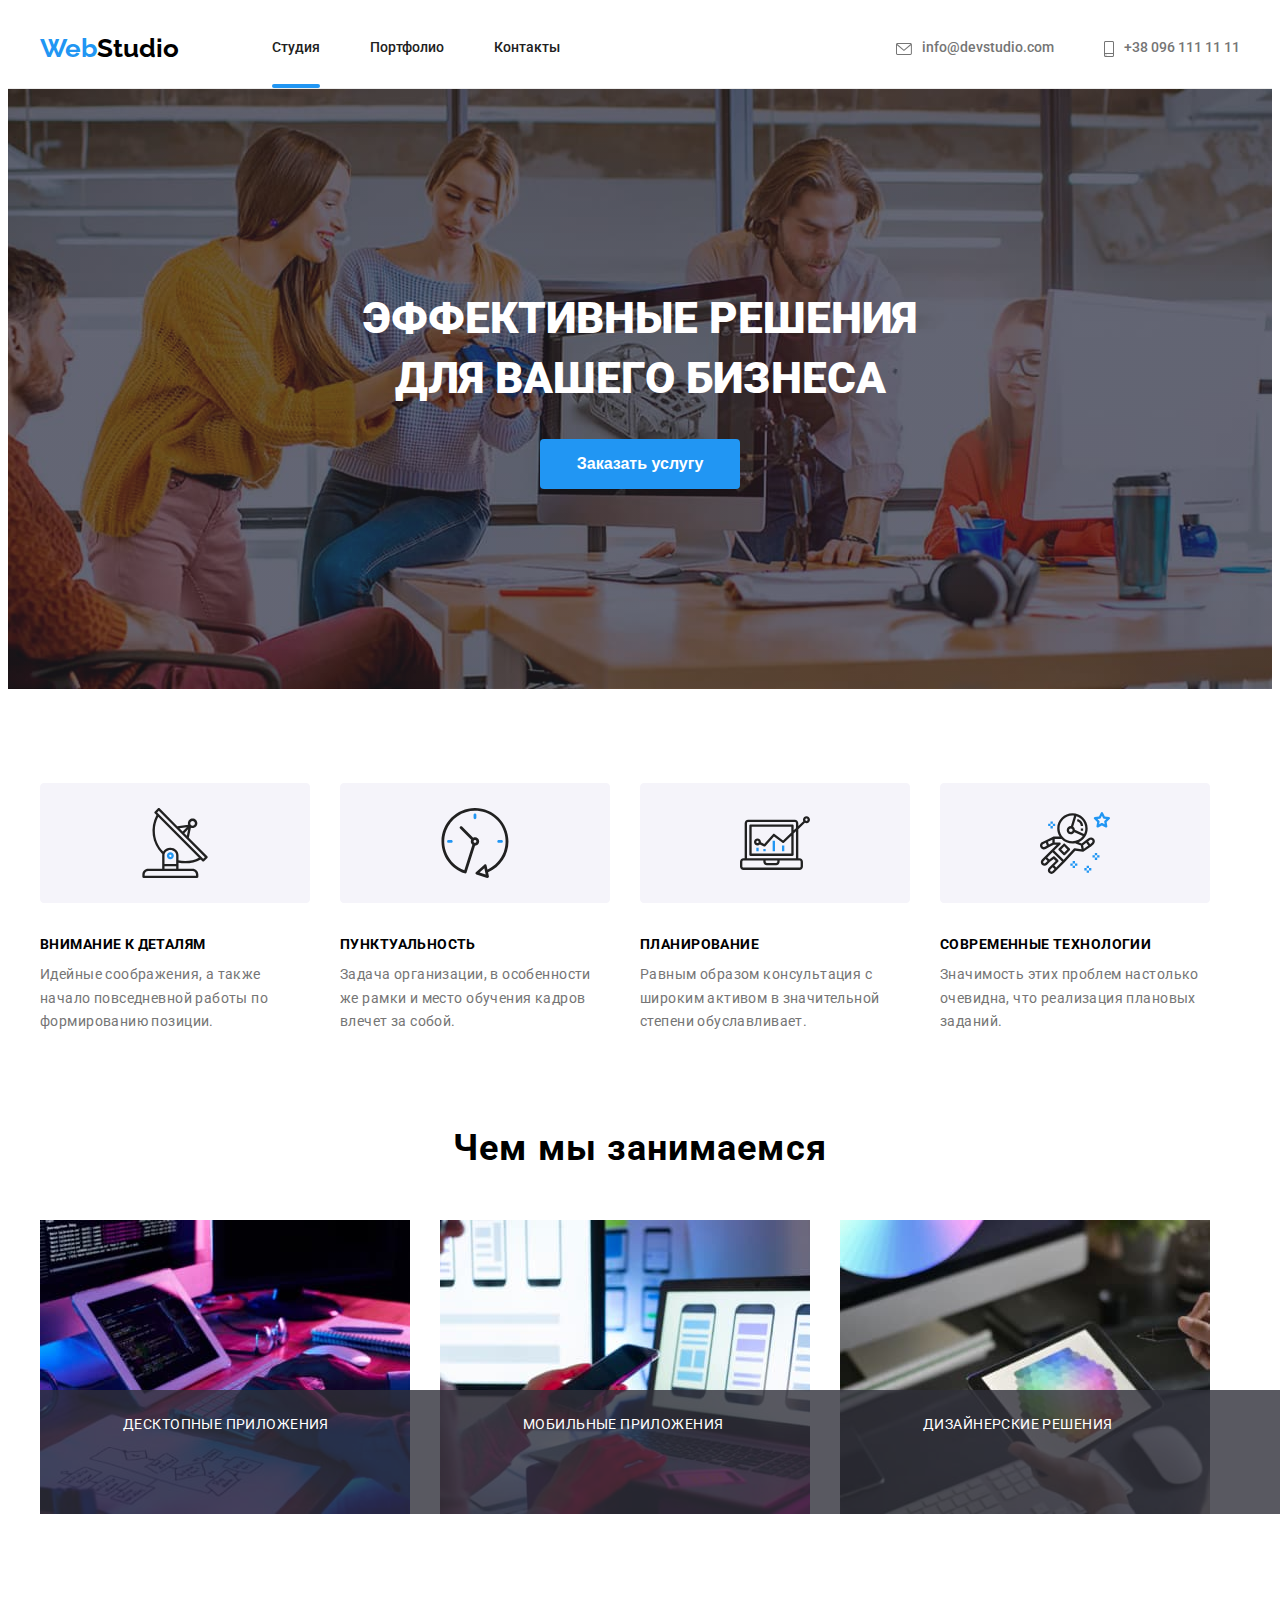
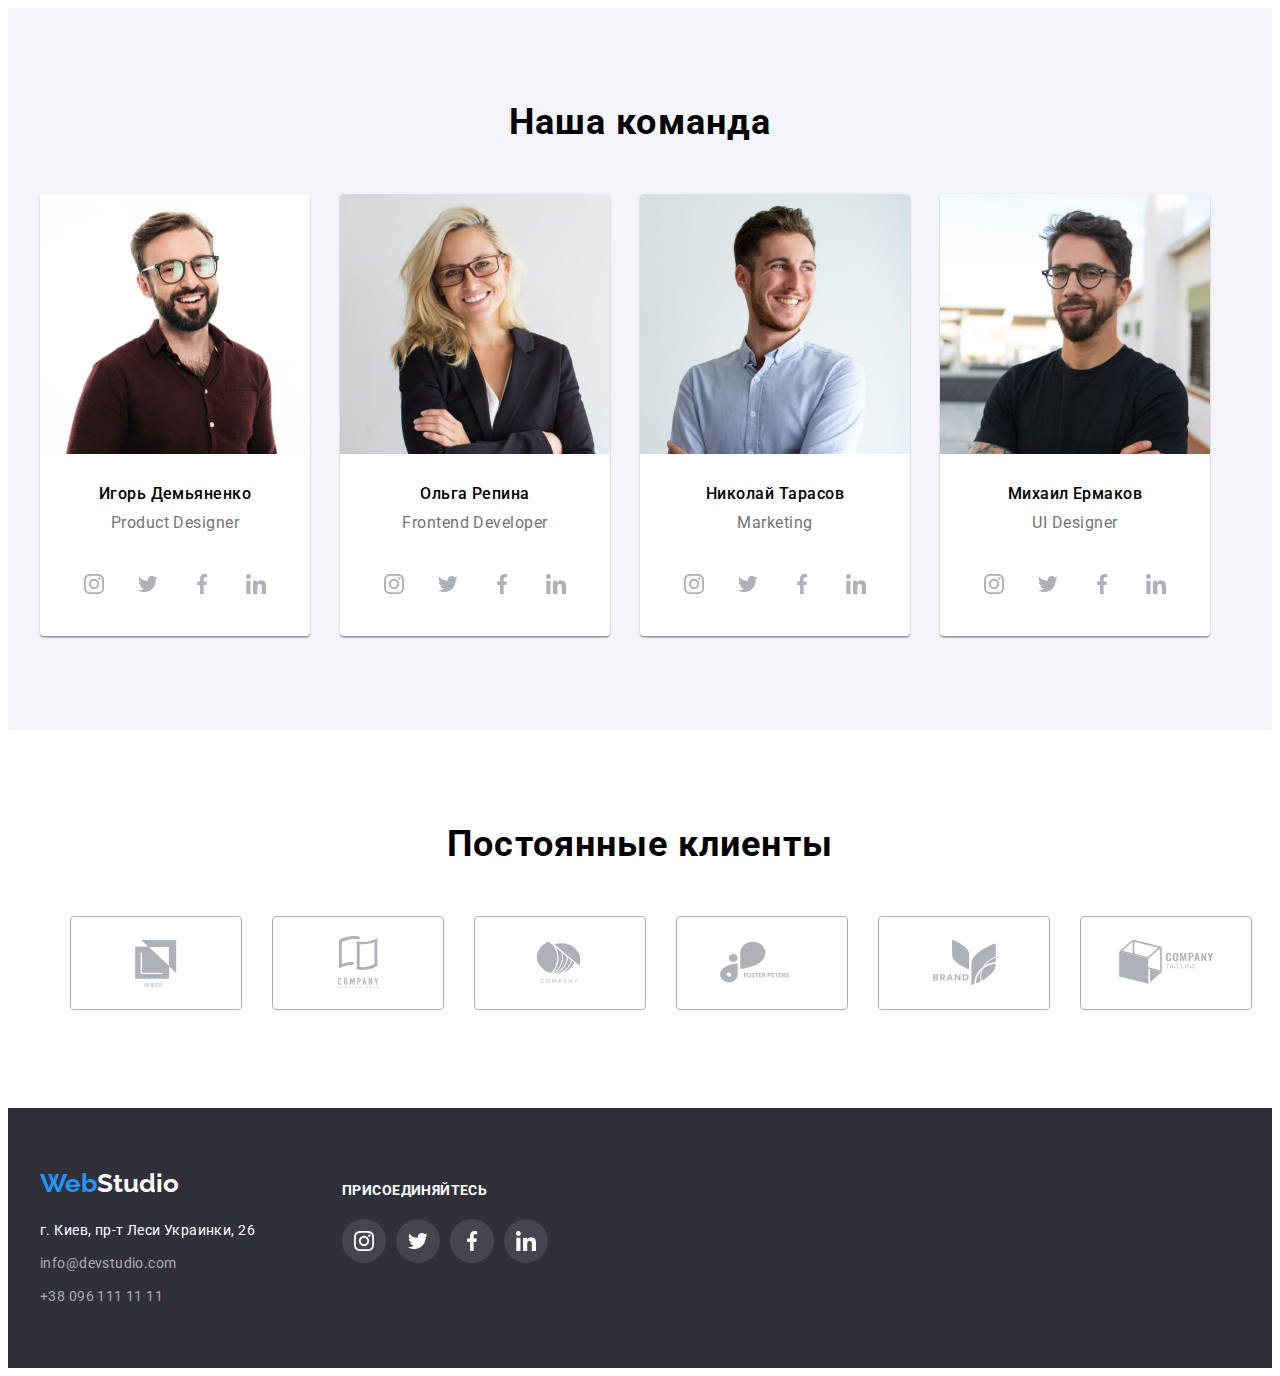
<file: index.html>
<!DOCTYPE html>
<html lang="ru">

<head>
    <meta charset="UTF-8">
    <meta http-equiv="X-UA-Compatible" content="IE=edge">
    <meta name="viewport" content="width=device-width, initial-scale=1.0">
    <title>WebStudio</title>
    <link rel="preconnect" href="https://fonts.googleapis.com">
    <link rel="preconnect" href="https://fonts.gstatic.com" crossorigin>
    <link
        href="https://fonts.googleapis.com/css2?family=Raleway:wght@700&amp;family=Roboto:wght@400;500;700;900&amp;display=swap"
        rel="stylesheet">
    <link rel="stylesheet" href="https://cdnjs.cloudflare.com/ajax/libs/modern-normalize/1.1.0/modern-normalize.min.css"
        integrity="sha512-wpPYUAdjBVSE4KJnH1VR1HeZfpl1ub8YT/NKx4PuQ5NmX2tKuGu6U/JRp5y+Y8XG2tV+wKQpNHVUX03MfMFn9Q=="
        crossorigin="anonymous" referrerpolicy="no-referrer" />
    <link rel="stylesheet" href="./css/styles.css">
</head>

<body>
    <header class="header">
        <div class="main-nav container">
            <a href="./index.html" class="link-logo"><span class="logo">Web</span><span class="logo-b">Studio</span></a>
            <nav>
                <ul class="site-nav list">
                    <li class="item">
                        <a href="./index.html" class="link active">Студия</a>
                    </li>
                    <li class="item">
                        <a href="./portfolio.html" class="link">Портфолио</a>
                    </li>
                    <li class="item">
                        <a href="#" class="link">Контакты</a>
                    </li>
                </ul>
            </nav>
            <div class="registration">
            <ul class="auth-nav list">
                <li class="item">                    
                    <a class="mail-tel" href="mailto:info@devstudio.com"><svg class="icon icon-mt" width="16" height="12">
                        <use href="./images/icons.svg#massage">
                        </use>
                    </svg>info@devstudio.com</a>
                </li>
                <li class="item">                    
                    <a href="tel:+380961111111" class="mail-tel"><svg class="icon icon-mt" width="10" height="16">
                        <use href="./images/icons.svg#smartphone">
                        </use>
                    </svg>+38 096 111 11 11</a>
                </li>
            </ul>
            </div>
        </div>
    </header>
    <main>

        <!-- Hero -->
        <section class="hero-bg">
            <div class="container hero">
                <h1 class="hero"><span class="hero-text">ЭФФЕКТИВНЫЕ РЕШЕНИЯ</span><br /><span class="hero-text">ДЛЯ ВАШЕГО БИЗНЕСА</span></h1>
                <button type="button" class="button" data-modal-open><span class="hero-text btn-text">Заказать услугу</span></button>
            </div>
        </section>

        <!-- Benefits -->

        <section class="section">
            <div class="container">
                <h2 class="benefits">Преимущества</h2>
                <ul class="container-benefits list">
                    <li class="item">
                        <svg class="icon" width="270" height="120">
                            <use href="./images/icons.svg#antenna">
                            </use>
                        </svg>
                        <h3 class="benefits-name">Внимание к деталям</h3>
                        <p class="benefits-item">Идейные соображения, а также начало повседневной работы по формированию
                            позиции.</p>
                    </li>
                    <li class="item">
                        <svg class="icon" width="270" height="120">
                            <use href="./images/icons.svg#clock">
                            </use>
                        </svg>
                        <h3 class="benefits-name">Пунктуальность</h3>
                        <p class="benefits-item">Задача организации, в особенности же рамки и место обучения кадров
                            влечет за собой.</p>
                    </li>
                    <li class="item">
                        <svg class="icon" width="270" height="120">
                            <use href="./images/icons.svg#monitor">
                            </use>
                        </svg>
                        <h3 class="benefits-name">Планирование</h3>
                        <p class="benefits-item">Равным образом консультация с широким активом в значительной степени
                            обуславливает.</p>
                    </li>
                    <li class="item">
                        <svg class="icon" width="270" height="120">
                            <use href="./images/icons.svg#astronaut">
                            </use>
                        </svg>
                        <h3 class="benefits-name">Современные технологии</h3>
                        <p class="benefits-item">Значимость этих проблем настолько очевидна, что реализация плановых
                            заданий.</p>
                    </li>
                </ul>
            </div>
        </section>

        <!-- Services -->

        <section class="section section-services">
            <div class="container">
                <h2 class="services">Чем мы занимаемся</h2>
                <ul class="container-services list">
                    <li class="item">
                        
                        <a href="#" class="link ">
                            <img src="./images/img1.jpg" alt="Разработчик набирает код"
                                width="370">                        
                            <p class="service-name">ДЕСКТОПНЫЕ ПРИЛОЖЕНИЯ</p>
                        </a>
                        
                    </li>

                    <li class="item">
                        <a href="#" class="link">
                            <img src="./images/img2.jpg" alt="Разработчик тестирует программу"
                                width="370">
                            <p class="service-name">МОБИЛЬНЫЕ ПРИЛОЖЕНИЯ</p>
                        </a>
                    </li>

                    <li class="item">
                        <a href="#" class="link"><img src="./images/img3.jpg" alt="Разработчик подбирает цвет"
                                width="370">
                            <p class="service-name">ДИЗАЙНЕРСКИЕ РЕШЕНИЯ</p>
                        </a>
                    </li>
                </ul>
            </div>
        </section>

        <!-- Command -->

        <section class="command section section-com">
            <div class="container">
                <h2 class="command-name">Наша команда</h2>
                <ul class="container-command list">
                    <li class="item command-item">                        
                        <img src="./images/img11.jpg" alt="Игорь Демьяненко" width="270">
                        <h3 class="crewman">Игорь Демьяненко</h3>
                        <p lang="en" class="crewman-specification">Product Designer</p>
                        <ul class="social-network list">
                            <li class="social-network-icon">
                                <a href="#" class="link item-icon">
                                    <svg class="icon-nw" width="20px" height="20px">
                                        <use href="./images/icons.svg#instagram"></use>
                                    </svg>
                                </a>
                        
                            </li>
                            <li class="social-network-icon">
                                <a href="#" class="link item-icon">
                                    <svg class="icon-nw" width="20px" height="20px">
                                        <use href="./images/icons.svg#twitter"></use>
                                    </svg>
                                </a>
                        
                            </li>
                            <li class="social-network-icon">
                                <a href="#" class="link item-icon">
                                    <svg class="icon-nw" width="20px" height="20px">
                                        <use href="./images/icons.svg#facebook"></use>
                                    </svg>
                                </a>
                        
                            </li>
                            <li class="social-network-icon">
                                <a href="#" class="link item-icon">
                                    <svg class="icon-nw" width="20px" height="20px">
                                        <use href="./images/icons.svg#linkedin"></use>
                                    </svg>
                                </a>
                        
                            </li>
                        </ul>
                    </li>
                    <li class="item">
                        <img src="./images/img22.jpg" alt="Ольга Репина" width="270">
                        <h3 class="crewman">Ольга Репина</h3>
                        <p lang="en" class="crewman-specification">Frontend Developer</p>
                        <ul class="social-network list">
                            <li class="social-network-icon">
                                <a href="#" class="link item-icon">
                                    <svg class="icon-nw" width="20px" height="20px">
                                        <use href="./images/icons.svg#instagram"></use>
                                    </svg>
                                </a>
                        
                            </li>
                            <li class="social-network-icon">
                                <a href="#" class="link item-icon">
                                    <svg class="icon-nw" width="20px" height="20px">
                                        <use href="./images/icons.svg#twitter"></use>
                                    </svg>
                                </a>
                        
                            </li>
                            <li class="social-network-icon">
                                <a href="#" class="link item-icon">
                                    <svg class="icon-nw" width="20px" height="20px">
                                        <use href="./images/icons.svg#facebook"></use>
                                    </svg>
                                </a>
                        
                            </li>
                            <li class="social-network-icon">
                                <a href="#" class="link item-icon">
                                    <svg class="icon-nw" width="20px" height="20px">
                                        <use href="./images/icons.svg#linkedin"></use>
                                    </svg>
                                </a>
                        
                            </li>
                        </ul>
                    </li>
                    <li class="item">
                        <img src="./images/img33.jpg" alt="Николай Тарасов" width="270">
                        <h3 class="crewman">Николай Тарасов</h3>
                        <p lang="en" class="crewman-specification">Marketing</p>
                        <ul class="social-network list">
                            <li class="social-network-icon">
                                <a href="#" class="link item-icon">
                                    <svg class="icon-nw" width="20px" height="20px">
                                        <use href="./images/icons.svg#instagram"></use>
                                    </svg>
                                </a>
                        
                            </li>
                            <li class="social-network-icon">
                                <a href="#" class="link item-icon">
                                    <svg class="icon-nw" width="20px" height="20px">
                                        <use href="./images/icons.svg#twitter"></use>
                                    </svg>
                                </a>
                        
                            </li>
                            <li class="social-network-icon">
                                <a href="#" class="link item-icon">
                                    <svg class="icon-nw" width="20px" height="20px">
                                        <use href="./images/icons.svg#facebook"></use>
                                    </svg>
                                </a>
                        
                            </li>
                            <li class="social-network-icon">
                                <a href="#" class="link item-icon">
                                    <svg class="icon-nw" width="20px" height="20px">
                                        <use href="./images/icons.svg#linkedin"></use>
                                    </svg>
                                </a>
                        
                            </li>
                        </ul>
                    </li>
                    <li class="item">
                        <img src="./images/img44.jpg" alt="Михаил Ермаков" width="270">
                        <h3 class="crewman">Михаил Ермаков</h3>
                        <p lang="en" class="crewman-specification">UI Designer</p>
                        <ul class="social-network list">
                            <li class="social-network-icon">
                                <a href="#" class="link item-icon">
                                    <svg class="icon-nw" width="20px" height="20px">
                                        <use href="./images/icons.svg#instagram"></use>
                                    </svg>
                                </a>
                        
                            </li>
                            <li class="social-network-icon">
                                <a href="#" class="link item-icon">
                                    <svg class="icon-nw" width="20px" height="20px">
                                        <use href="./images/icons.svg#twitter"></use>
                                    </svg>
                                </a>
                        
                            </li>
                            <li class="social-network-icon">
                                <a href="#" class="link item-icon">
                                    <svg class="icon-nw" width="20px" height="20px">
                                        <use href="./images/icons.svg#facebook"></use>
                                    </svg>
                                </a>
                        
                            </li>
                            <li class="social-network-icon">
                                <a href="#" class="link item-icon">
                                    <svg class="icon-nw" width="20px" height="20px">
                                        <use href="./images/icons.svg#linkedin"></use>
                                    </svg>
                                </a>
                        
                            </li>
                        </ul>
                    </li>
                </ul>
                
            </div>
        </section>
        <!-- Clients -->
        <section class="section">
            <div class="container">
            <h2 class="clients">Постоянные клиенты</h2>
            <ul class="clients-list list">
                <li>
                    <a href="#" class="clients-link">
                    <svg class="clients-icon" width="170" height="92">
                        <use href="./images/icons.svg#client-1-1"></use>
                    </svg>
                    </a>
                </li>
                <li>
                    <a href="#" class="clients-link">
                    <svg class="clients-icon" width="170" height="92">
                        <use href="./images/icons.svg#client-2-1"></use>
                    </svg>
                    </a>
                </li>
                <li>
                    <a href="#" class="clients-link">
                    <svg class="clients-icon" width="170" height="92">
                        <use href="./images/icons.svg#client-3-1"></use>
                    </svg>
                    </a>
                </li>
                <li>
                    <a href="#" class="clients-link">
                    <svg class="clients-icon" width="170" height="92">
                        <use href="./images/icons.svg#client-4"></use>
                    </svg>
                    </a>
                </li>
                <li>
                    <a href="#" class="clients-link">
                    <svg class="clients-icon" width="170" height="92">
                        <use href="./images/icons.svg#client-5-1"></use>
                    </svg>
                    </a>
                </li>
                <li>
                    <a href="#" class="clients-link">
                    <svg class="clients-icon" width="170" height="92">
                        <use href="./images/icons.svg#client-6-1"></use>
                    </svg>
                    </a>
                </li>
            </ul>
            </div>
        </section>

    </main>

    <!-- Footer -->

    <footer class="footer">
        <div class="container container-footer">
            <div class="container-footer-1">
            <a href="./index.html" class="link-logo link-logo-footer"><span class="logo">Web</span><span class="logo-b-footer">Studio</span></a>
            <address>
                <ul class="list">
                    <li>
                        <a href="https://goo.gl/maps/Gw6oFN7DVB9urLdV7" rel="noreferrer nofolow" class="adress">г. Киев,
                            пр-т Леси Украинки, 26</a>
                    </li>
                    <li>
                        <a href="mailto:info@devstudio.com" class="mail-tel-footer">info@devstudio.com</a>
                    </li>
                    <li>
                        <a href="tel:+380961111111" class="mail-tel-footer">+38 096 111 11 11</a>
                    </li>
                </ul>
            </address>
            </div>
            <div class="container-footer-2">
                <h2 class="footer-list-name">присоединяйтесь</h2>
                <ul class="social-network list">
                    <li class="social-network-icon">
                        <a href="#" class="link item-icon-footer">
                            <svg class="icon-nw" width="20px" height="20px">
                                <use href="./images/icons.svg#instagram"></use>
                            </svg>
                        </a>
                
                    </li>
                    <li class="social-network-icon">
                        <a href="#" class="link item-icon-footer">
                            <svg class="icon-nw" width="20px" height="20px">
                                <use href="./images/icons.svg#twitter"></use>
                            </svg>
                        </a>
                
                    </li>
                    <li class="social-network-icon">
                        <a href="#" class="link item-icon-footer">
                            <svg class="icon-nw" width="20px" height="20px">
                                <use href="./images/icons.svg#facebook"></use>
                            </svg>
                        </a>
                
                    </li>
                    <li class="social-network-icon">
                        <a href="#" class="link item-icon-footer">
                            <svg class="icon-nw" width="20px" height="20px">
                                <use href="./images/icons.svg#linkedin"></use>
                            </svg>
                        </a>
                
                    </li>
                </ul>
            </div>
        </div>
    </footer>
    <div class="backdrop is-hidden" data-modal>
        <div class="modal">
            <button type="button" class="modal-close" data-modal-close>
                <svg class="close" width="11px" height="11px"><use href="./images/icons.svg#vector"></use></svg>
            </button>
        </div>
    </div>
    


    <script src="./js/modal.js"></script>
</body>

</html>
</file>
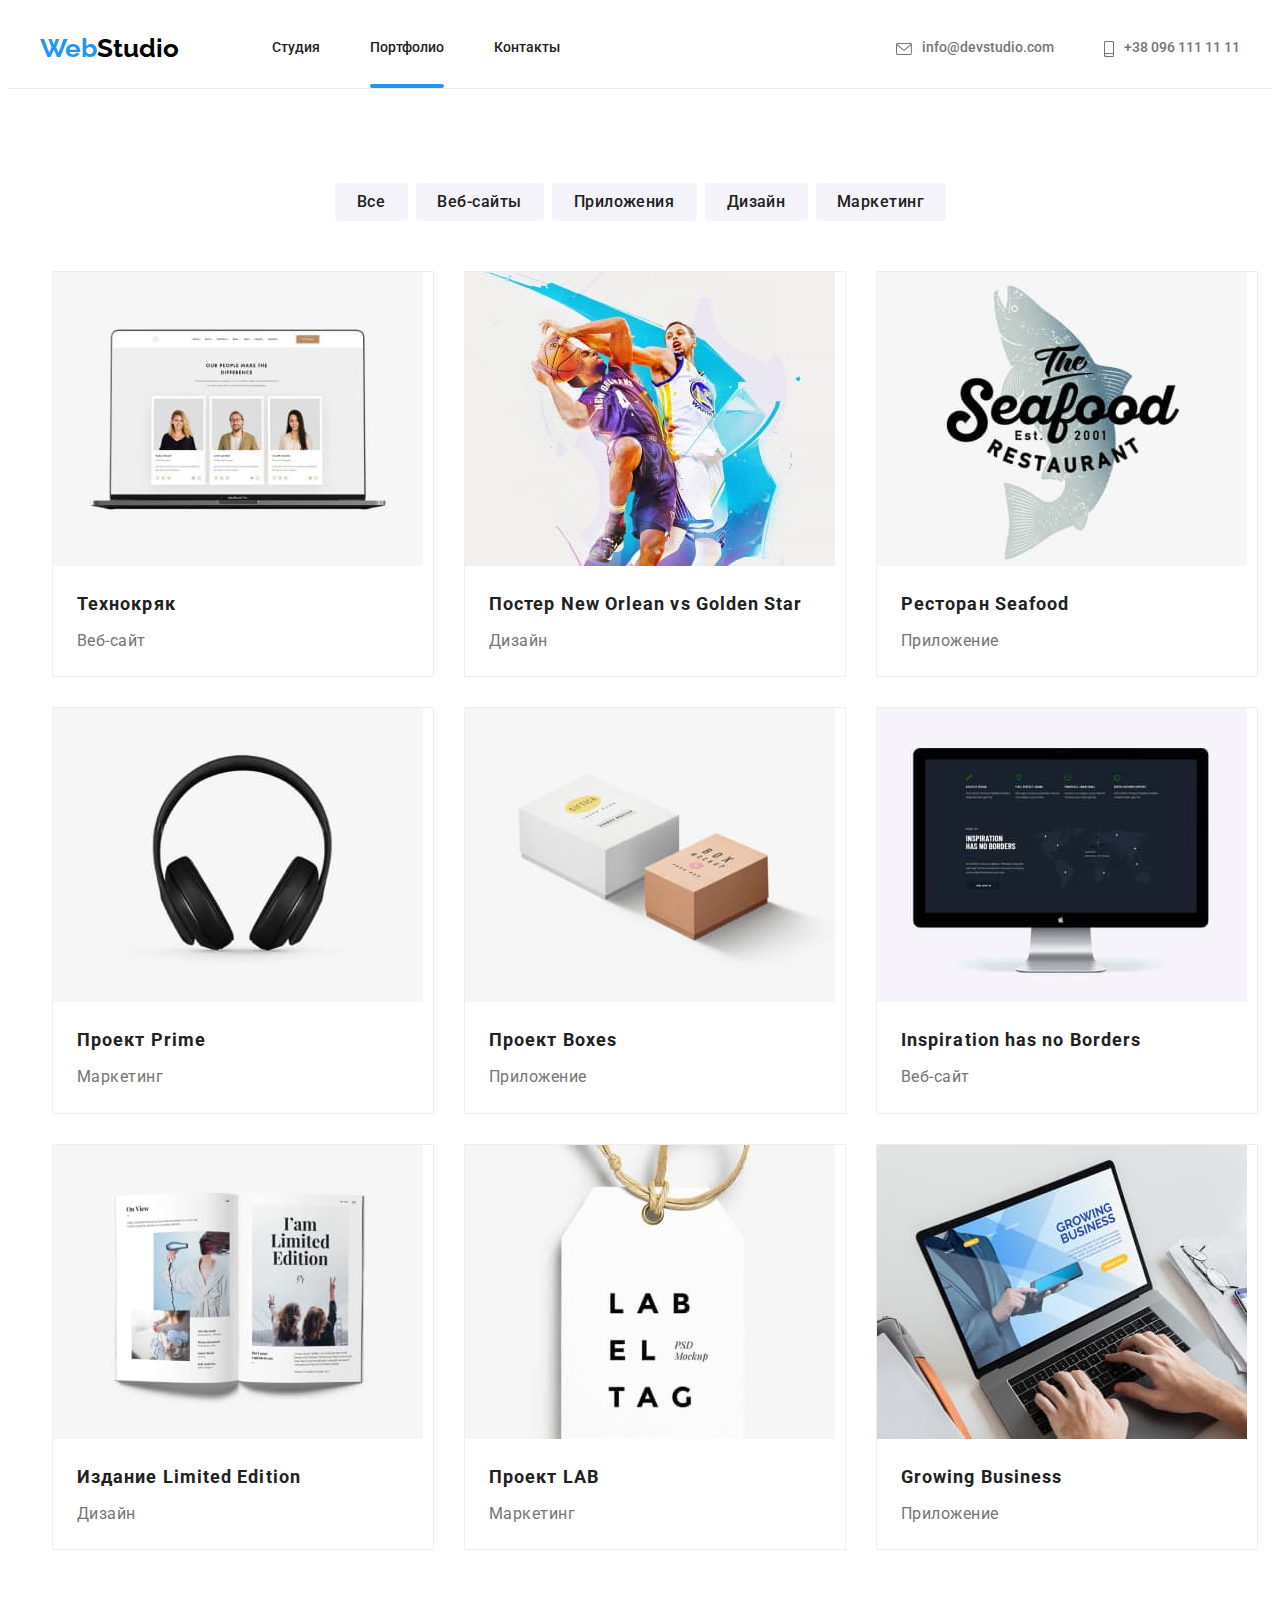
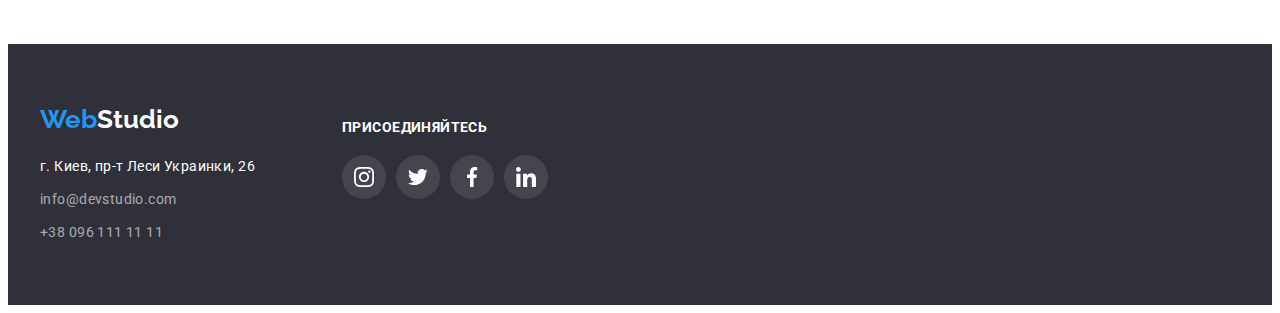
<file: portfolio.html>
<!DOCTYPE html>
<html lang="en">

<head>
    <meta charset="UTF-8">
    <meta http-equiv="X-UA-Compatible" content="IE=edge">
    <meta name="viewport" content="width=device-width, initial-scale=1.0">
    <title>WebStudio</title>
    <link rel="stylesheet" href="https://cdnjs.cloudflare.com/ajax/libs/modern-normalize/1.1.0/modern-normalize.min.css"
        integrity="sha512-wpPYUAdjBVSE4KJnH1VR1HeZfpl1ub8YT/NKx4PuQ5NmX2tKuGu6U/JRp5y+Y8XG2tV+wKQpNHVUX03MfMFn9Q=="
        crossorigin="anonymous" referrerpolicy="no-referrer" />
    <link rel="preconnect" href="https://fonts.googleapis.com">
    <link rel="preconnect" href="https://fonts.gstatic.com" crossorigin>
    <link
        href="https://fonts.googleapis.com/css2?family=Raleway:wght@700&amp;family=Roboto:wght@400;500;700;900&amp;display=swap"
        rel="stylesheet">
    <link rel="stylesheet" href="./css/styles.css">
</head>

<body>
    <header class="header">
        <div class="main-nav container">
            <a href="./index.html" class="link-logo"><span class="logo">Web</span><span class="logo-b">Studio</span></a>
            <nav>
                <ul class="site-nav list">
                    <li class="item">
                        <a href="./index.html" class="link">Студия</a>
                    </li>
                    <li class="item">
                        <a href="./portfolio.html" class="link active">Портфолио</a>
                    </li>
                    <li class="item">
                        <a href="#" class="link">Контакты</a>
                    </li>
                </ul>
            </nav>
            <div class="registration">
                <ul class="auth-nav list">
                    <li class="item">
                        <a class="mail-tel" href="mailto:info@devstudio.com"><svg class="icon icon-mt" width="16"
                                height="12">
                                <use href="./images/icons.svg#massage">
                                </use>
                            </svg>info@devstudio.com</a>
                    </li>
                    <li class="item">
                        <a href="tel:+380961111111" class="mail-tel"><svg class="icon icon-mt" width="10" height="16">
                                <use href="./images/icons.svg#smartphone">
                                </use>
                            </svg>+38 096 111 11 11</a>
                    </li>
                </ul>
            </div>
        </div>
    </header>
    <main>

        <!-- Filter -->
        <section class="section main-btn-portfolio">
            <h1 class="visually-hidden">Портфолио</h1>
            <ul class="button-nav  list">
                <li class="item"><button type="button" class="button-filter btn-all">Все</button></li>
                <li class="item"><button type="button" class="button-filter btn-site">Веб-сайты</button></li>
                <li class="item"><button type="button" class="button-filter btn-application">Приложения</button></li>
                <li class="item"><button type="button" class="button-filter btn-design">Дизайн</button></li>
                <li class="item"><button type="button" class="button-filter btn-marketing">Маркетинг</button></li>
            </ul>
        </section>

        <!-- Portfolio -->
        <section class="portfolio">
            <div class="container container-portfolio">
                <h2 class="visually-hidden">Портфолио</h2>
                <ul class="main-portfolio list">
                    <li class="item ">
                        <a href="#" class="link-decor ">                       
                            <div class="img-product product">
                            <img src="./images/tehno.jpg" alt="сайт на ноутбуке" width="370">
                            <p class="overlay">
                                Технокряк это современная площадка распространения коронавируса. Компании используют эту платформу для цифрового
                                шпионажа и атак на защищённые сервера конкурентов.
                            </p>
                            </div>
                            <h3 class="link-portfolio-name">Технокряк</h3>
                            <p class="link-portfolio-item">Веб-сайт</p>
                        </a>  
                    </li>

                    <li class="item">
                        <a href="#" class="link-decor">
                            <div class="img-product product">
                            <img src="./images/norlean-vs-gstar.jpg" alt="два баскетболиста с мячем" width="370">
                            <p class="overlay">
                                Технокряк это современная площадка распространения коронавируса. Компании используют эту платформу для цифрового
                                шпионажа и атак на защищённые сервера конкурентов.
                            </p>
                            </div>
                            <h3 class="link-portfolio-name">Постер New Orlean vs Golden Star</h3>
                            <p class="link-portfolio-item">Дизайн</p>
                        </a>
                    </li>

                    <li class="item">
                        <a href="#" class="link-decor">
                            <div class="img-product product">
                            <img src="./images/seafood.jpg" alt="логотип рыбного ресторана" width="370">
                            <p class="overlay">
                                Технокряк это современная площадка распространения коронавируса. Компании используют эту платформу для цифрового
                                шпионажа и атак на защищённые сервера конкурентов.
                            </p>
                            </div>  
                            <h3 class="link-portfolio-name">Ресторан Seafood</h3>
                            <p class="link-portfolio-item">Приложение</p>
                        </a>
                    </li>

                    <li class="item">
                        <a href="#" class="link-decor ">
                            <div class="img-product product">
                            <img src="./images/prime.jpg" alt="наушники" width="370">
                            <p class="overlay">
                                Технокряк это современная площадка распространения коронавируса. Компании используют эту платформу для цифрового
                                шпионажа и атак на защищённые сервера конкурентов.
                            </p>
                            </div>
                            <h3 class="link-portfolio-name">Проект Prime</h3>
                            <p class="link-portfolio-item">Маркетинг</p>
                        </a>
                    </li>

                    <li class="item">
                        <a href="#" class="link-decor ">
                            <div class="img-product product">
                            <img src="./images/boxes.jpg" alt="две коробочки" width="370">
                            <p class="overlay">
                                Технокряк это современная площадка распространения коронавируса. Компании используют эту платформу для цифрового
                                шпионажа и атак на защищённые сервера конкурентов.
                            </p>
                            </div>    
                            <h3 class="link-portfolio-name">Проект Boxes</h3>
                            <p class="link-portfolio-item">Приложение</p>
                        </a>
                    </li>

                    <li class="item">
                        <a href="#" class="link-decor">
                            <div class="img-product product">
                            <img src="./images/inspiration.jpg" alt="cайт на мониторе" width="370">
                            <p class="overlay">
                                Технокряк это современная площадка распространения коронавируса. Компании используют эту платформу для цифрового
                                шпионажа и атак на защищённые сервера конкурентов.
                            </p>
                            </div>
                            <h3 class="link-portfolio-name">Inspiration has no Borders</h3>
                            <p class="link-portfolio-item">Веб-сайт</p>
                        </a>
                    </li>

                    <li class="item">
                        <a href="#" class="link-decor">
                            <div class="img-product product">
                            <img src="./images/limited-edition.jpg" alt="открытая книга" width="370">
                            <p class="overlay">
                                Технокряк это современная площадка распространения коронавируса. Компании используют эту платформу для цифрового
                                шпионажа и атак на защищённые сервера конкурентов.
                            </p>
                            </div>
                            <h3 class="link-portfolio-name">Издание Limited Edition</h3>
                            <p class="link-portfolio-item">Дизайн</p>
                        </a>
                    </li>

                    <li class="item">
                        <a href="#" class="link-decor ">
                            <div class="img-product product">
                            <img src="./images/lab.jpg" alt="этикетка на веревочке" width="370">
                            <p class="overlay">
                                Технокряк это современная площадка распространения коронавируса. Компании используют эту платформу для цифрового
                                шпионажа и атак на защищённые сервера конкурентов.
                            </p> 
                            </div>
                            <h3 class="link-portfolio-name">Проект LAB</h3>
                            <p class="link-portfolio-item">Маркетинг</p>
                        </a>
                    </li>

                    <li class="item">
                        <a href="#" class="link-decor ">
                            <div class="img-product product">
                            <img src="./images/growing-business.jpg" alt="человек работает за ноутбуком" width="370">
                             <p class="overlay">
                                Технокряк это современная площадка распространения коронавируса. Компании используют эту платформу для цифрового
                                шпионажа и атак на защищённые сервера конкурентов.
                            </p>
                            </div>
                            <h3 class="link-portfolio-name">Growing Business</h3>
                            <p class="link-portfolio-item">Приложение</p>
                        </a>
                    </li>
                </ul>
            </div>
        </section>
    </main>
    <!-- Footer -->
    <footer class="footer">
        <div class="container container-footer">
            <div class="container-footer-1">
                <a href="./index.html" class="link-logo link-logo-footer"><span class="logo">Web</span><span
                        class="logo-b-footer">Studio</span></a>
                <address>
                    <ul class="list">
                        <li>
                            <a href="https://goo.gl/maps/Gw6oFN7DVB9urLdV7" rel="noreferrer nofolow" class="adress">г. Киев,
                                пр-т Леси Украинки, 26</a>
                        </li>
                        <li>
                            <a href="mailto:info@devstudio.com" class="mail-tel-footer">info@devstudio.com</a>
                        </li>
                        <li>
                            <a href="tel:+380961111111" class="mail-tel-footer">+38 096 111 11 11</a>
                        </li>
                    </ul>
                </address>
            </div>
            <div class="container-footer-2">
                <h2 class="footer-list-name">присоединяйтесь</h2>
                <ul class="social-network list">
                    <li class="social-network-icon">
                        <a href="#" class="link item-icon-footer">
                            <svg class="icon-nw" width="20px" height="20px">
                                <use href="./images/icons.svg#instagram"></use>
                            </svg>
                        </a>
    
                    </li>
                    <li class="social-network-icon">
                        <a href="#" class="link item-icon-footer">
                            <svg class="icon-nw" width="20px" height="20px">
                                <use href="./images/icons.svg#twitter"></use>
                            </svg>
                        </a>
    
                    </li>
                    <li class="social-network-icon">
                        <a href="#" class="link item-icon-footer">
                            <svg class="icon-nw" width="20px" height="20px">
                                <use href="./images/icons.svg#facebook"></use>
                            </svg>
                        </a>
    
                    </li>
                    <li class="social-network-icon">
                        <a href="#" class="link item-icon-footer">
                            <svg class="icon-nw" width="20px" height="20px">
                                <use href="./images/icons.svg#linkedin"></use>
                            </svg>
                        </a>
    
                    </li>
                </ul>
            </div>
        </div>
    </footer>

</body>

</html>
</file>
<file: css/styles.css>
:root {
  --content-text-color: #757575;
  --title-text-color: #212121;
  --accent-text-color: #2196f3;
}

body {
  font-family: "Roboto", sans-serif;
  font-style: normal;
}

h1,
h2,
h3,
h4,
h5,
h6,
p,
ul {
  margin: 0;
  padding: 0;
}
.header {
  background-color: #ffffff;
  border-bottom: 1px solid #ececec;
}
.site-nav > .item {
  position: relative;
}
.active::after {
  content: "";
  position: absolute;
  bottom: 0;
  left: 0;
  display: block;
  width: 100%;
  height: 4px;
  border-radius: 8px;
  background-color: var(--accent-text-color);
}

.main-nav {
  display: flex;
  align-items: center;
  margin-top: 32px;
}
.site-nav {
  display: flex;
  align-items: center;
}
.site-nav .link {
  display: block;
  padding-top: 32px;
  padding-bottom: 32px;
  padding-left: 0px;

  text-decoration: none;
  font-style: normal;
  font-weight: 500;
  font-size: 14px;
  line-height: 1.14;
  color: var(--title-text-color);
}
.site-nav .item:not(:last-child) {
  margin-right: 50px;
}
.auth-nav {
  display: flex;
  align-items: center;
}

.registration {
  display: flex;
  margin-left: auto;
  align-items: center;
}

.icon-mt {
  margin-top: 32px;
  margin-right: 10px;
  fill: var(--content-text-color);
}

.item > .icon {
  padding: 0;
  margin-top: 0;
  margin-bottom: 30;
}
.auth-nav > .item + .item {
  margin-left: 50px;
}
.auth-nav > .mail-tel {
  display: block;
}

.container {
  width: 1200px;
  padding-right: 15px;
  padding-left: 15px;
  margin: 0 auto;
}
.list {
  list-style: none;
}
.link-logo {
  margin-right: 93px;
  text-decoration: none;
  font-family: "Raleway", sans-serif;
  font-style: normal;
  font-weight: bold;
  font-size: 26px;
  line-height: 1.19;
}
.logo {
  font-family: "Raleway", sans-serif;
  color: var(--accent-text-color);
}
.logo-b {
  font-family: "Raleway", sans-serif;
  color: black;
}
.link {
  text-decoration: none;
  font-style: normal;
  font-weight: 500;
  font-size: 14px;
  line-height: 1.14;
  color: var(--title-text-color);
  transition-property: color;
  transition-duration: 250ms;
  transition-timing-function: cubic-bezier(0.4, 0, 0.2, 1);
}
.link:hover,
.link:focus {
  color: var(--accent-text-color);
}
.mail-tel {
  text-decoration: none;
  font-style: normal;
  font-weight: 500;
  font-size: 14px;
  line-height: 1.14;
  color: var(--content-text-color);
  display: flex;
  align-items: center;
  transition-property: color;
  transition-duration: 250ms;
  transition-timing-function: cubic-bezier(0.4, 0, 0.2, 1);
}
.auth-nav .mail-tel:hover,
.auth-nav .mail-tel:focus {
  color: var(--accent-text-color);
}
.auth-nav .mail-tel:hover .icon-mt,
.auth-nav .mail-tel:focus .icon-mt {
  fill: var(--accent-text-color);
}

.section {
  padding-top: 94px;
}

/* Hero */

.hero {
  font-size: 44px;
  line-height: 1.36;
  font-weight: 900;
  text-align: center;
}
.hero-bg {
  background-color: #c4c4c4;
  background-image: linear-gradient(
      rgba(47, 48, 58, 0.4),
      rgba(47, 48, 58, 0.4)
    ),
    url(../images/hero.jpg);
  padding-top: 200px;
  padding-bottom: 200px;
  max-width: 1600px;
  background-repeat: no-repeat;
  background-position: center;
  background-size: cover;
  margin-left: auto;
  margin-right: auto;
}

.hero-text {
  color: #ffffff;
}
.button {
  display: flex;
  justify-content: center;
  margin-top: 30px;
  width: 200px;
  height: 50px;
  border: 0;
  border-radius: 4px;
  margin-right: auto;
  margin-left: auto;
  padding: 10px 32px;
  background-color: var(--accent-text-color);
  cursor: pointer;
  transition-property: background-color;
  transition-duration: 250ms;
  transition-timing-function: cubic-bezier(0.4, 0, 0.2, 1);
}

.button:hover,
.button:focus {
  background-color: #1c89e2;
}

.btn-text {
  display: flex;
  font-weight: 700;
  font-family: inherit;
  font-size: 16px;
  padding: 0;
  align-self: center;
  text-align: center;
  margin: 0px;
}

/* Benefits */

.benefits {
  display: none;
}

.icon {
  margin-bottom: 30px;
}
.container-benefits {
  display: flex;
  flex-wrap: wrap;
}
.container-benefits .item {
  max-width: 270px;
}
.container-benefits .item:not(:last-child) {
  margin-right: 30px;
}

.benefits-name {
  font-weight: 700;
  font-size: 14px;
  line-height: 1.14;
  letter-spacing: 0.03em;
  text-transform: uppercase;
  margin-bottom: 10px;
}
.benefits-item {
  font-size: 14px;
  line-height: 1.71;
  letter-spacing: 0.03em;
  color: var(--content-text-color);
}

/* Services */

.container-services {
  display: flex;
}
.container-services .item:not(:last-child) {
  margin-right: 30px;
}
.container-services > .link {
  display: block;
}

.item {
  position: relative;
}
img {
  display: block;
}
.service-name {
  display: inline-block;
  position: absolute;
  bottom: 0;
  left: 0;
  width: 100%;
  height: 70px;
  color: #ffffff;
  padding: 27px 82px 27px 83px;
  font-weight: 400;
  font-size: 18px;
  line-height: 1.56;
  letter-spacing: 0.03em;
  opacity: 1;
  font-style: 700;
  font-size: 14px;
  line-height: 1.14;
  letter-spacing: 3%;
  background-color: rgba(47, 48, 58, 0.8);
  pointer-events: none;
}

/* .desktop-applications::before {
  display: inline-block;

  content: "";
  bottom: 0;
  left: 0;
  width: 100%;
  height: 70px;
  background-color: rgba(47, 48, 58, 0.8);
} */

/* Command */

.services,
.command-name,
.clients {
  font-weight: 700;
  font-size: 36px;
  line-height: 1.16;
  text-align: center;
  letter-spacing: 0.03em;
  margin-bottom: 50px;
}
.section-services,
.section-com {
  padding-bottom: 94px;
}

.command {
  background-color: #f5f4fa;
}

.container-command > .item {
  background-color: #ffffff;
  width: 270px;
}
.container-command {
  display: flex;
}
.container-command .item:not(:last-child) {
  margin-right: 30px;
}
.container-command .item {
  box-shadow: 0px 1px 3px rgba(0, 0, 0, 0.12), 0px 1px 1px rgba(0, 0, 0, 0.14),
    0px 2px 1px rgba(0, 0, 0, 0.2);
  border-radius: 4px;
  overflow: hidden;
}
.crewman {
  font-weight: 500;
  font-size: 16px;
  line-height: 1.19;
  letter-spacing: 0.03em;
  margin-top: 30px;
  text-align: center;
}
.crewman-specification {
  font-size: 16px;
  line-height: 1.19;
  letter-spacing: 0.03em;
  color: var(--content-text-color);
  text-align: center;
  margin-top: 10px;
  margin-bottom: 30px;
}

.social-network {
  display: flex;
  justify-content: center;
}
.social-network-icon + .social-network-icon {
  margin-left: 10px;
}

.item-icon {
  display: flex;
  justify-content: center;
  align-items: center;
  background-color: #ffffff;
  border-radius: 50%;
  width: 44px;
  height: 44px;
  fill: #afb1b8;
  margin-bottom: 30px;
  transition-property: background-color;
  transition-duration: 250ms;
  transition-timing-function: cubic-bezier(0.4, 0, 0.2, 1);
}

.item-icon:hover,
.item-icon:focus {
  fill: #ffffff;
  background-color: var(--accent-text-color);
}
.clients-list {
  display: flex;
  align-items: center;
  margin-bottom: 94px;
}
.clients-link {
  margin-left: 30px;
}

.clients-icon {
  border: 1px solid rgba(175, 177, 184, 1);
  border-radius: 4px;
  fill: #afb1b8;
  transition-property: fill;
  transition-duration: 250ms;
  transition-timing-function: cubic-bezier(0.4, 0, 0.2, 1);
}

.clients-icon:hover,
.clients-icon:focus {
  fill: var(--accent-text-color);
  border-color: var(--accent-text-color);
}
/* Footer */

.footer {
  background-color: #2f303a;
  padding-top: 60px;
  padding-bottom: 60px;
}

.logo-b-footer {
  font-family: "Raleway", sans-serif;
  color: #ffffff;
}

.link-logo-footer {
  display: block;
  margin-bottom: 20px;
}
.adress {
  font-style: normal;
  text-decoration: none;
  font-size: 14px;
  line-height: 1.71;
  letter-spacing: 0.03em;
  color: #ffffff;
}
.mail-tel-footer {
  display: block;
  font-style: normal;
  text-decoration: none;
  font-size: 14px;
  line-height: 1.71;
  letter-spacing: 0.03em;
  color: rgba(255, 255, 255, 0.6);
  margin-top: 9px;
}
.container-footer-2 {
  display: flex;
  flex-direction: column;
  flex-wrap: wrap;
  align-content: center;
  margin-left: 70px;
}
.container-footer {
  display: flex;
  align-items: center;
}
.footer-list-name {
  font-weight: 700;
  font-size: 14px;
  line-height: 1.14;
  letter-spacing: 0.03em;
  text-transform: uppercase;

  color: #ffffff;
  margin-bottom: 20px;
}
.item-icon-footer {
  display: flex;
  justify-content: center;
  align-items: center;
  background-color: rgba(255, 255, 255, 0.1);
  border-radius: 50%;
  width: 44px;
  height: 44px;
  fill: #ffffff;
  margin-bottom: 30px;
  transition-property: background-color;
  transition-duration: 250ms;
  transition-timing-function: cubic-bezier(0.4, 0, 0.2, 1);
}

.item-icon-footer:hover,
.item-icon-footer:focus {
  fill: #ffffff;
  background-color: #2196f3;
}

/* Portfolio */

.visually-hidden {
  position: absolute;
  width: 1px;
  height: 1px;
  margin: -1px;
  border: 0;
  padding: 0;

  white-space: nowrap;
  clip-path: inset(100%);
  clip: rect(0 0 0 0);
  overflow: hidden;
}
.button-nav {
  display: flex;
  justify-content: center;
}
.portfolio {
  padding-bottom: 94px;
}

.item {
  transition-property: box-shadow;
  transition-duration: 250ms;
  transition-timing-function: cubic-bezier(0.4, 0, 0.2, 1);
}
.container-portfolio .item:hover,
.container-portfolio .item:focus {
  border: 1px solid #eeeeee;
  box-shadow: 0px 1px 1px rgba(0, 0, 0, 0.12), 0px 4px 4px rgba(0, 0, 0, 0.06),
    1px 4px 6px rgba(0, 0, 0, 0.16);
}
.main-btn-portfolio {
  padding-bottom: 50px;
}
.button-filter {
  font-style: normal;
  font-weight: 500;
  font-size: 16px;
  line-height: 1.62;
  text-align: center;
  letter-spacing: 0.03em;
  font-family: inherit;
  color: var(--title-text-color);
  background-color: #f5f4fa;
  cursor: pointer;
  border: transparent;
  border-radius: 4px;
  transition-property: box-shadow, color, background-color;
  transition-duration: 250ms;
  transition-timing-function: cubic-bezier(0.4, 0, 0.2, 1);
}
.button-nav .item + .item {
  margin-left: 8px;
}
.button-filter:hover,
.button-filter:focus {
  color: #ffffff;
  background-color: var(--accent-text-color);
  box-shadow: 0px 3px 1px rgba(0, 0, 0, 0.1), 0px 1px 2px rgba(0, 0, 0, 0.08),
    0px 2px 2px rgba(0, 0, 0, 0.12);
}
.btn-all {
  width: 73px;
  height: 38px;
}
.btn-site {
  width: 128px;
  height: 38px;
}
.btn-application {
  width: 145px;
  height: 38px;
}
.btn-design {
  width: 103px;
  height: 38px;
}
.btn-marketing {
  width: 130px;
  height: 38px;
}
.link-portfolio-name {
  display: block;
  margin-top: 20px;
  margin-left: 24px;
  font-style: normal;
  font-weight: 700;
  font-size: 18px;
  line-height: 2;
  letter-spacing: 0.06em;
  color: var(--title-text-color);
}
.product {
  position: relative;
  overflow: hidden;
}
/* .img-product::before {
  display: inline-block;
  position: absolute;
  content: "";
  top: 0;
  left: 0;
  width: 100%;
  height: 100%;
  background-color: rgba(33, 150, 243, 0.9);
  opacity: 0;
  transition-property: background-color;
  transition-duration: 250ms;
  transition-timing-function: cubic-bezier(0.4, 0, 0.2, 1);
} */

.overlay {
  display: inline-block;
  position: absolute;
  top: 0;
  left: 0;
  width: 100%;
  height: 100%;
  color: #ffffff;
  background-color: rgba(33, 150, 243, 0.9);
  padding: 63px 24px 63px 24px;
  font-weight: 400;
  font-size: 18px;
  line-height: 1.56;
  letter-spacing: 0.03em;
  /* opacity: 0; */
  transform: translateY(100%);
  transition-property: color;
  transition: transform 250ms;
  transition-duration: 250ms;
  transition-timing-function: cubic-bezier(0.4, 0, 0.2, 1);
}

li:hover .overlay {
  /* opacity: 1; */
  transform: translateY(0);
}
li:focus .overlay {
  opacity: 1;
}

li:hover .img-product::before,
li:focus .img-product::before {
  opacity: 1;
}

.link-portfolio-item {
  display: block;
  margin-top: 4px;
  margin-left: 24px;
  padding-bottom: 20px;
  font-style: normal;
  font-size: 16px;
  line-height: 1.9;
  letter-spacing: 0.03em;
  color: var(--content-text-color);
}
.link-decor {
  text-decoration: none;
  display: block;
}
.main-portfolio {
  display: flex;
  flex-wrap: wrap;
  margin: 0 auto;
  justify-content: center;
  align-items: center;

  margin-right: -30px;
  margin-bottom: -30px;
}
.main-portfolio .item {
  display: block;
  margin-right: 30px;
  margin-bottom: 30px;
  flex-basis: calc(100% / 3 - 30px);
  background: #ffffff;
  border: 1px solid #eeeeee;
  width: 370px;
}
.main-portfolio > .item:nth-child(3n) {
  margin-right: 0;
}

.backdrop {
  position: fixed;
  top: 0;
  width: 100vw;
  height: 100vh;

  background-color: rgba(0, 0, 0, 0.2);
  transition: opacity 250ms, visibility 250ms;
  perspective: 800px;
}

.backdrop.is-hidden .modal {
  transform: translate(-50%, -50%) rotateY(-90deg);
}

.modal {
  position: absolute;
  width: 528px;
  min-height: 581px;
  border-radius: 4px;
  background-color: #ffffff;
  box-shadow: 0px 1px 3px rgba(0, 0, 0, 0.12), 0px 1px 1px rgba(0, 0, 0, 0.14),
    0px 2px 1px rgba(0, 0, 0, 0.2);
  top: 50%;
  left: 50%;
  transform: translate(-50%, -50%) rotateY(0deg);
  transition: transform 250ms cubic-bezier(0.4, 0, 0.2, 1);
}
.modal-close {
  width: 30px;
  height: 30px;
  border-radius: 50%;
  background-color: transparent;
  border: solid 1px rgba(0, 0, 0, 0.1);
  display: flex;
  align-items: center;
  justify-content: center;
  position: absolute;
  top: 8px;
  right: 8px;
  cursor: pointer;
}

.is-hidden {
  opacity: 0;
  pointer-events: none;
  visibility: hidden;
}

.close {
  fill: #000000;
}
</file>
